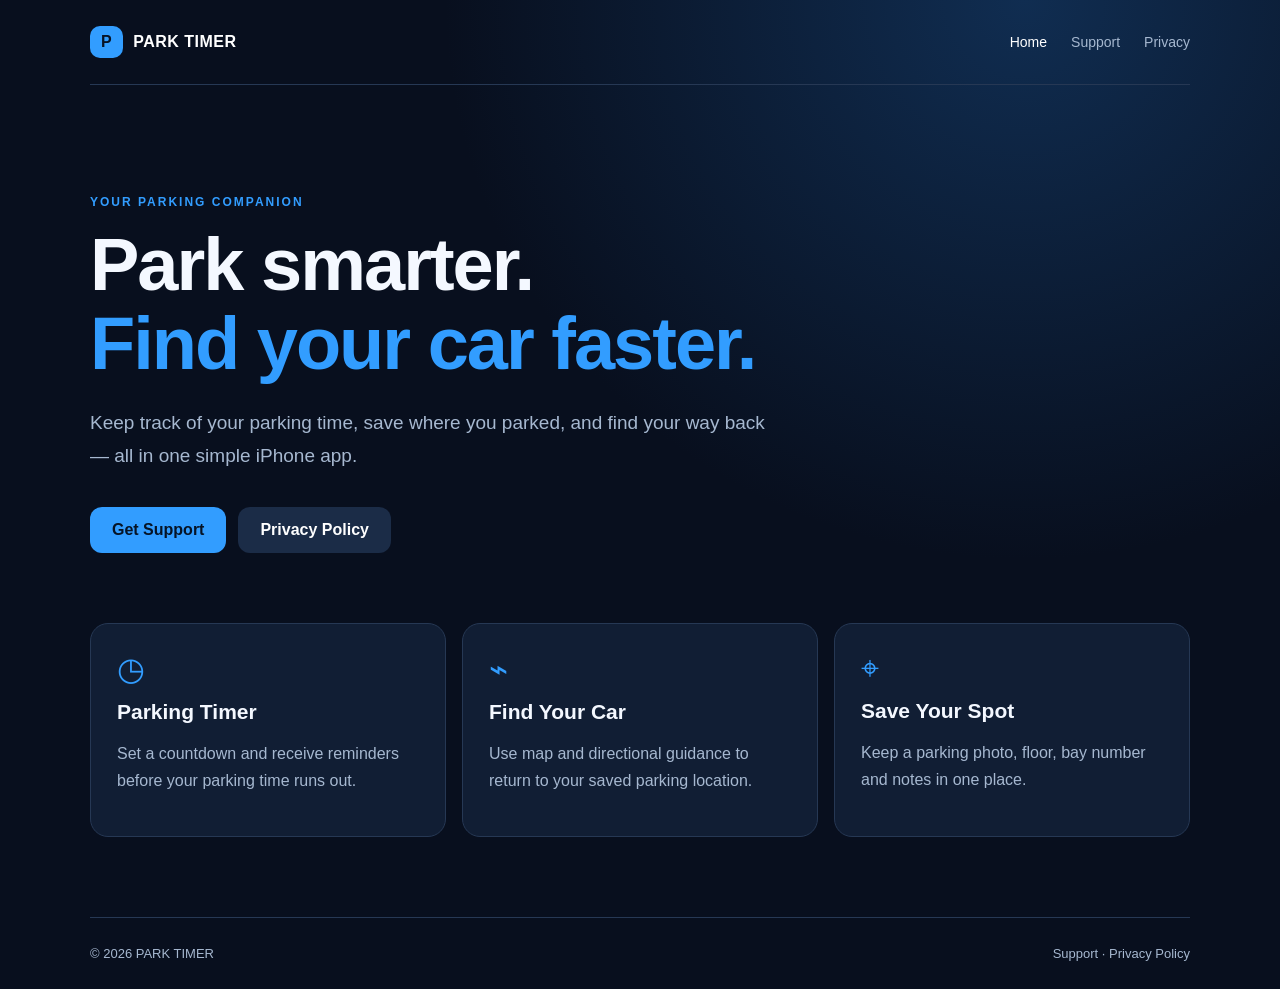
<file: index.html>
<!doctype html>
<html lang="en"><head><meta charset="utf-8"><meta name="viewport" content="width=device-width, initial-scale=1"><meta name="description" content="PARK TIMER helps you remember your parking time and find your parked car."><title>PARK TIMER — Home</title><link rel="stylesheet" href="style.css"></head><body><header class="nav"><a class="brand" href="home.html"><span class="mark">P</span> PARK TIMER</a><nav><a class="active" href="home.html">Home</a><a href="support.html">Support</a><a href="privacy.html">Privacy</a></nav></header><main class="hero"><div class="eyebrow">YOUR PARKING COMPANION</div><h1>Park smarter.<br><span>Find your car faster.</span></h1><p class="lead">Keep track of your parking time, save where you parked, and find your way back — all in one simple iPhone app.</p><div class="actions"><a class="button" href="support.html">Get Support</a><a class="button secondary" href="privacy.html">Privacy Policy</a></div><div class="features"><article><div class="symbol">◷</div><h2>Parking Timer</h2><p>Set a countdown and receive reminders before your parking time runs out.</p></article><article><div class="symbol">⌁</div><h2>Find Your Car</h2><p>Use map and directional guidance to return to your saved parking location.</p></article><article><div class="symbol">⌖</div><h2>Save Your Spot</h2><p>Keep a parking photo, floor, bay number and notes in one place.</p></article></div></main><footer>© 2026 PARK TIMER <span><a href="support.html">Support</a> · <a href="privacy.html">Privacy Policy</a></span></footer></body></html>
</file>
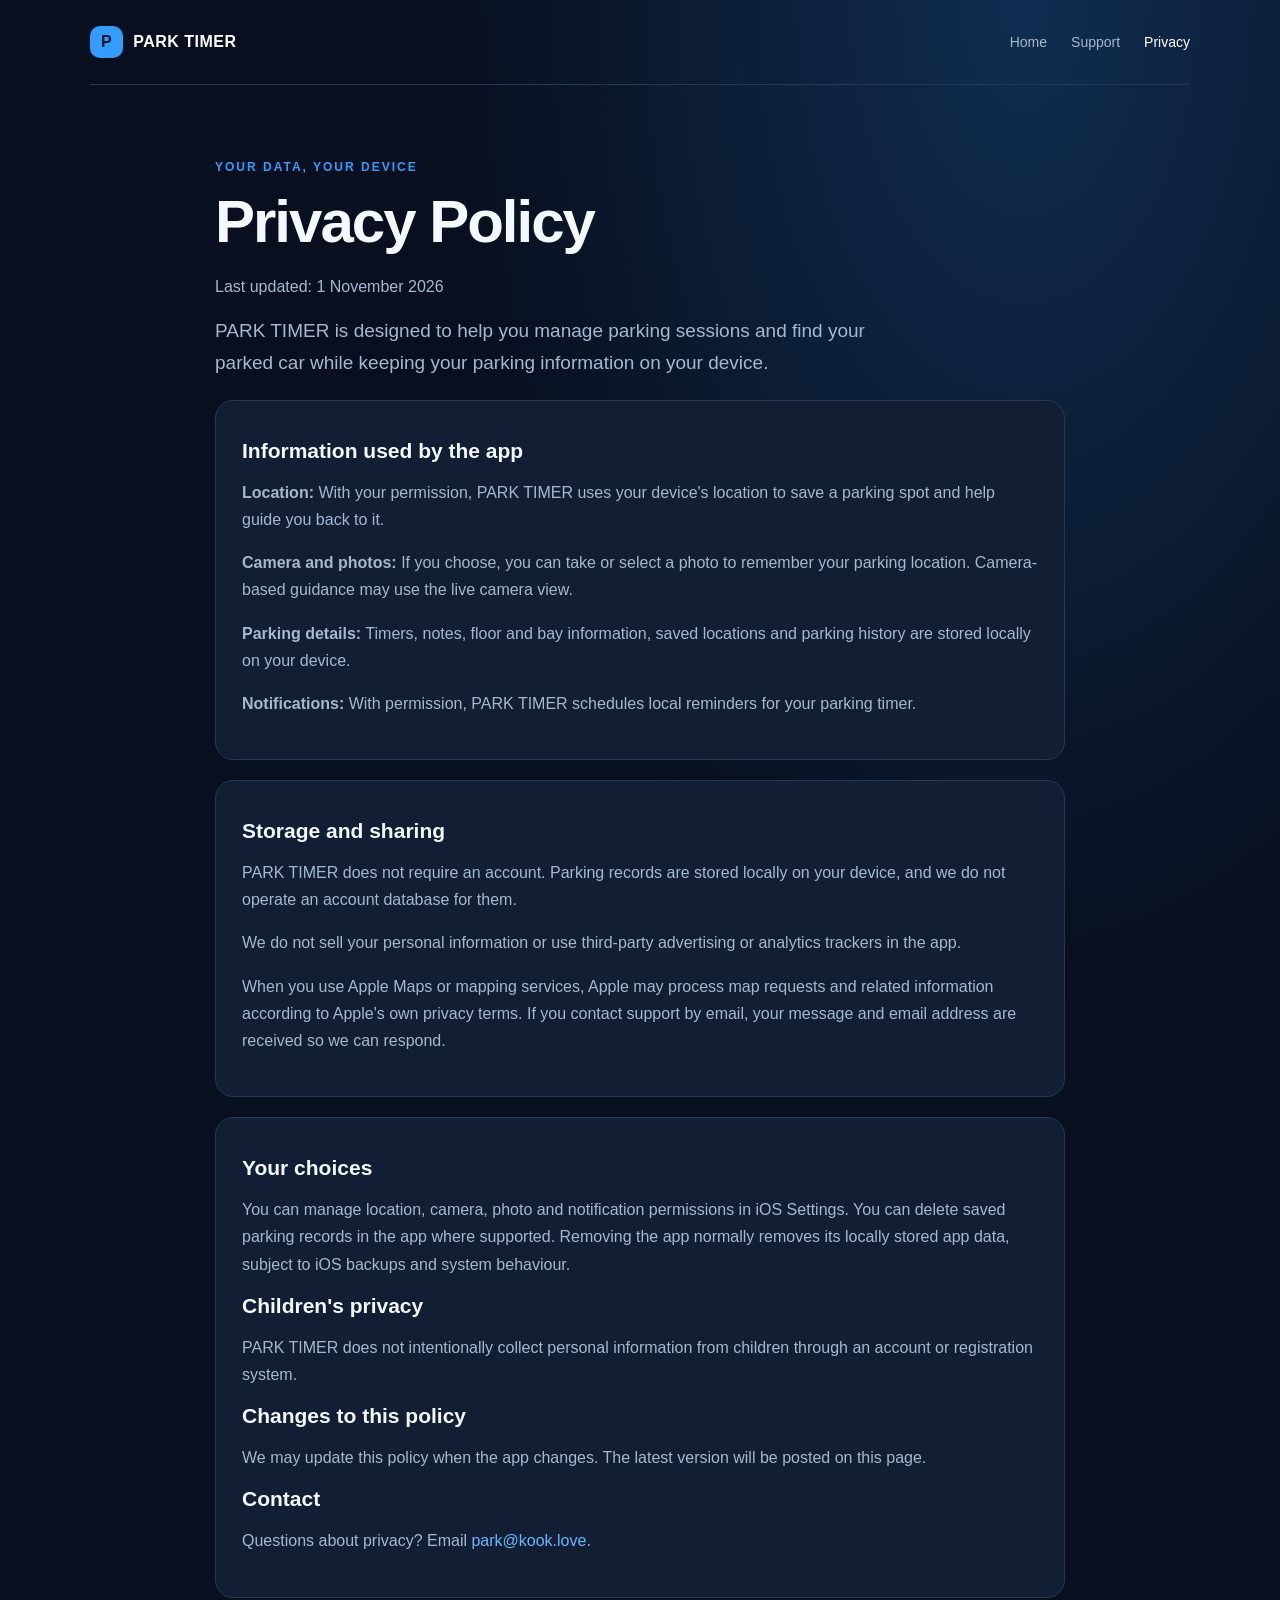
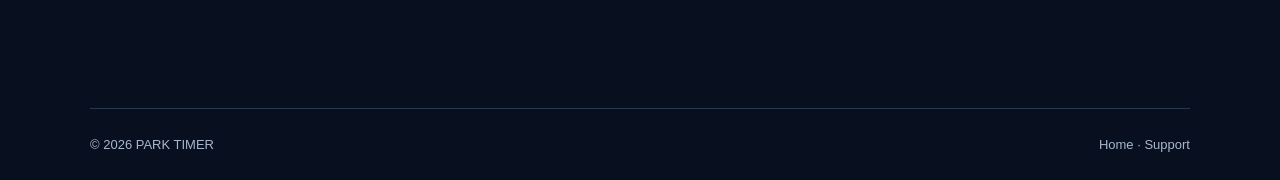
<file: privacy.html>
<!doctype html>
<html lang="en"><head><meta charset="utf-8"><meta name="viewport" content="width=device-width, initial-scale=1"><title>Privacy Policy — PARK TIMER</title><link rel="stylesheet" href="style.css"></head><body><header class="nav"><a class="brand" href="home.html"><span class="mark">P</span> PARK TIMER</a><nav><a href="home.html">Home</a><a href="support.html">Support</a><a class="active" href="privacy.html">Privacy</a></nav></header><main class="page"><div class="eyebrow">YOUR DATA, YOUR DEVICE</div><h1>Privacy Policy</h1><p class="muted">Last updated: 1 November 2026</p><p class="lead">PARK TIMER is designed to help you manage parking sessions and find your parked car while keeping your parking information on your device.</p><section class="panel"><h2>Information used by the app</h2><p><strong>Location:</strong> With your permission, PARK TIMER uses your device's location to save a parking spot and help guide you back to it.</p><p><strong>Camera and photos:</strong> If you choose, you can take or select a photo to remember your parking location. Camera-based guidance may use the live camera view.</p><p><strong>Parking details:</strong> Timers, notes, floor and bay information, saved locations and parking history are stored locally on your device.</p><p><strong>Notifications:</strong> With permission, PARK TIMER schedules local reminders for your parking timer.</p></section><section class="panel"><h2>Storage and sharing</h2><p>PARK TIMER does not require an account. Parking records are stored locally on your device, and we do not operate an account database for them.</p><p>We do not sell your personal information or use third-party advertising or analytics trackers in the app.</p><p>When you use Apple Maps or mapping services, Apple may process map requests and related information according to Apple's own privacy terms. If you contact support by email, your message and email address are received so we can respond.</p></section><section class="panel"><h2>Your choices</h2><p>You can manage location, camera, photo and notification permissions in iOS Settings. You can delete saved parking records in the app where supported. Removing the app normally removes its locally stored app data, subject to iOS backups and system behaviour.</p><h2>Children's privacy</h2><p>PARK TIMER does not intentionally collect personal information from children through an account or registration system.</p><h2>Changes to this policy</h2><p>We may update this policy when the app changes. The latest version will be posted on this page.</p><h2>Contact</h2><p>Questions about privacy? Email <a href="mailto:park@kook.love">park@kook.love</a>.</p></section></main><footer>© 2026 PARK TIMER <span><a href="home.html">Home</a> · <a href="support.html">Support</a></span></footer></body></html>
</file>
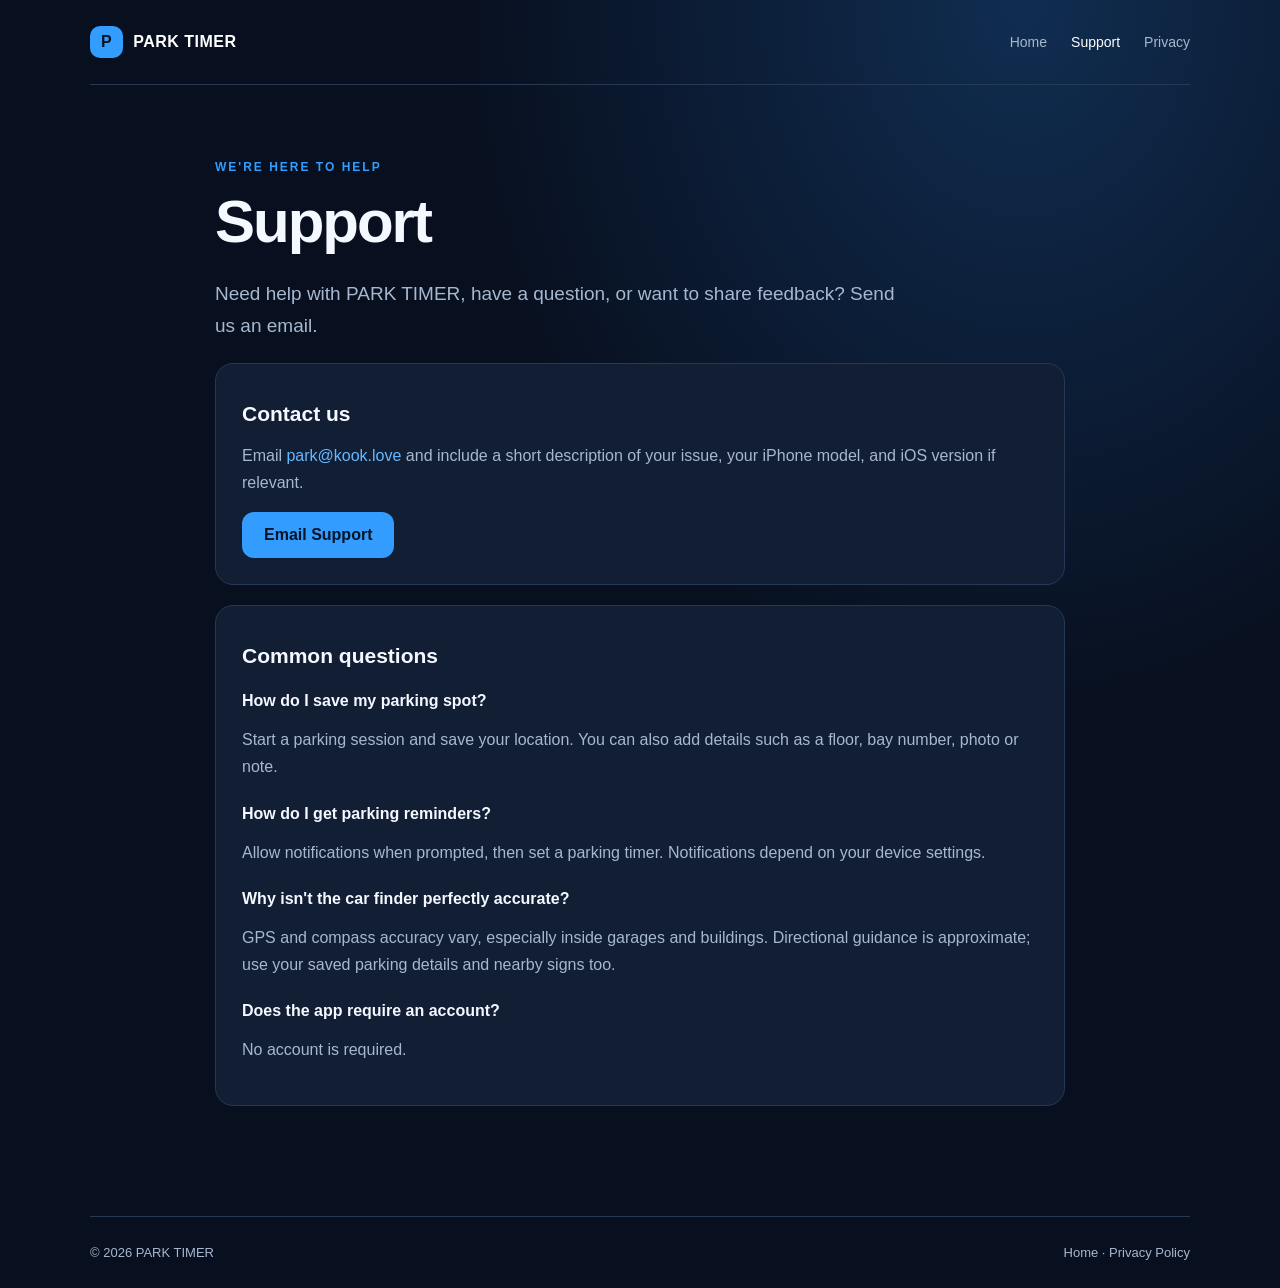
<file: support.html>
<!doctype html>
<html lang="en"><head><meta charset="utf-8"><meta name="viewport" content="width=device-width, initial-scale=1"><title>Support — PARK TIMER</title><link rel="stylesheet" href="style.css"></head><body><header class="nav"><a class="brand" href="home.html"><span class="mark">P</span> PARK TIMER</a><nav><a href="home.html">Home</a><a class="active" href="support.html">Support</a><a href="privacy.html">Privacy</a></nav></header><main class="page"><div class="eyebrow">WE'RE HERE TO HELP</div><h1>Support</h1><p class="lead">Need help with PARK TIMER, have a question, or want to share feedback? Send us an email.</p><div class="panel"><h2>Contact us</h2><p>Email <a href="mailto:park@kook.love">park@kook.love</a> and include a short description of your issue, your iPhone model, and iOS version if relevant.</p><a class="button" href="mailto:park@kook.love?subject=PARK%20TIMER%20Support">Email Support</a></div><div class="panel"><h2>Common questions</h2><h3>How do I save my parking spot?</h3><p>Start a parking session and save your location. You can also add details such as a floor, bay number, photo or note.</p><h3>How do I get parking reminders?</h3><p>Allow notifications when prompted, then set a parking timer. Notifications depend on your device settings.</p><h3>Why isn't the car finder perfectly accurate?</h3><p>GPS and compass accuracy vary, especially inside garages and buildings. Directional guidance is approximate; use your saved parking details and nearby signs too.</p><h3>Does the app require an account?</h3><p>No account is required.</p></div></main><footer>© 2026 PARK TIMER <span><a href="home.html">Home</a> · <a href="privacy.html">Privacy Policy</a></span></footer></body></html>
</file>
<file: style.css>
:root{color-scheme:dark;--bg:#080f1e;--card:#111e34;--line:#263854;--text:#f4f8ff;--muted:#a6b8d0;--blue:#329dff}*{box-sizing:border-box}body{margin:0;background:radial-gradient(ellipse at 80% 0%,#102d51 0%,transparent 40%),var(--bg);font-family:-apple-system,BlinkMacSystemFont,"Segoe UI",sans-serif;color:var(--text);min-height:100vh;display:flex;flex-direction:column}a{color:#68b8ff;text-decoration:none}a:hover{text-decoration:underline}.nav{width:min(1100px,calc(100% - 40px));margin:auto;display:flex;justify-content:space-between;align-items:center;padding:26px 0;border-bottom:1px solid var(--line)}.brand{font-weight:800;letter-spacing:.5px;color:#fff;display:flex;align-items:center;gap:10px}.mark{background:var(--blue);color:#071327;padding:7px 11px;border-radius:10px}.nav nav{display:flex;gap:24px}.nav nav a{color:var(--muted);font-size:14px}.nav nav a.active,.nav nav a:hover{color:#fff}.hero,.page{width:min(1100px,calc(100% - 40px));margin:0 auto;flex:1}.hero{padding:110px 0 80px}.page{padding:75px 0 90px;max-width:850px}.eyebrow{font-size:12px;font-weight:800;letter-spacing:2px;color:var(--blue);margin-bottom:16px}h1{font-size:clamp(40px,7vw,74px);line-height:1.07;letter-spacing:-2px;margin:0 0 24px}h1 span{color:var(--blue)}.page h1{font-size:clamp(40px,6vw,60px)}.lead{font-size:19px;line-height:1.7;color:var(--muted);max-width:680px}.actions{display:flex;gap:12px;flex-wrap:wrap;margin:35px 0 70px}.button{display:inline-block;padding:14px 22px;background:var(--blue);color:#061426;border-radius:12px;font-weight:750}.button:hover{text-decoration:none;background:#65b8ff}.button.secondary{background:#1b2c47;color:#fff}.features{display:grid;grid-template-columns:repeat(3,1fr);gap:16px}.features article,.panel{background:var(--card);border:1px solid var(--line);border-radius:18px;padding:26px}.features h2,.panel h2{font-size:21px;margin:12px 0}.features p,.panel p{color:var(--muted);line-height:1.7}.symbol{font-size:32px;color:var(--blue)}.panel{margin:20px 0}.panel h3{font-size:16px;margin:24px 0 4px}.muted{color:var(--muted)}footer{width:min(1100px,calc(100% - 40px));margin:auto;padding:28px 0;border-top:1px solid var(--line);display:flex;justify-content:space-between;gap:12px;color:var(--muted);font-size:13px}footer a{color:var(--muted)}@media(max-width:650px){.nav{align-items:flex-start;gap:15px;flex-wrap:wrap}.nav nav{gap:16px}.hero{padding:75px 0 50px}.features{grid-template-columns:1fr}.page{padding-top:50px}footer{flex-wrap:wrap}}
</file>
